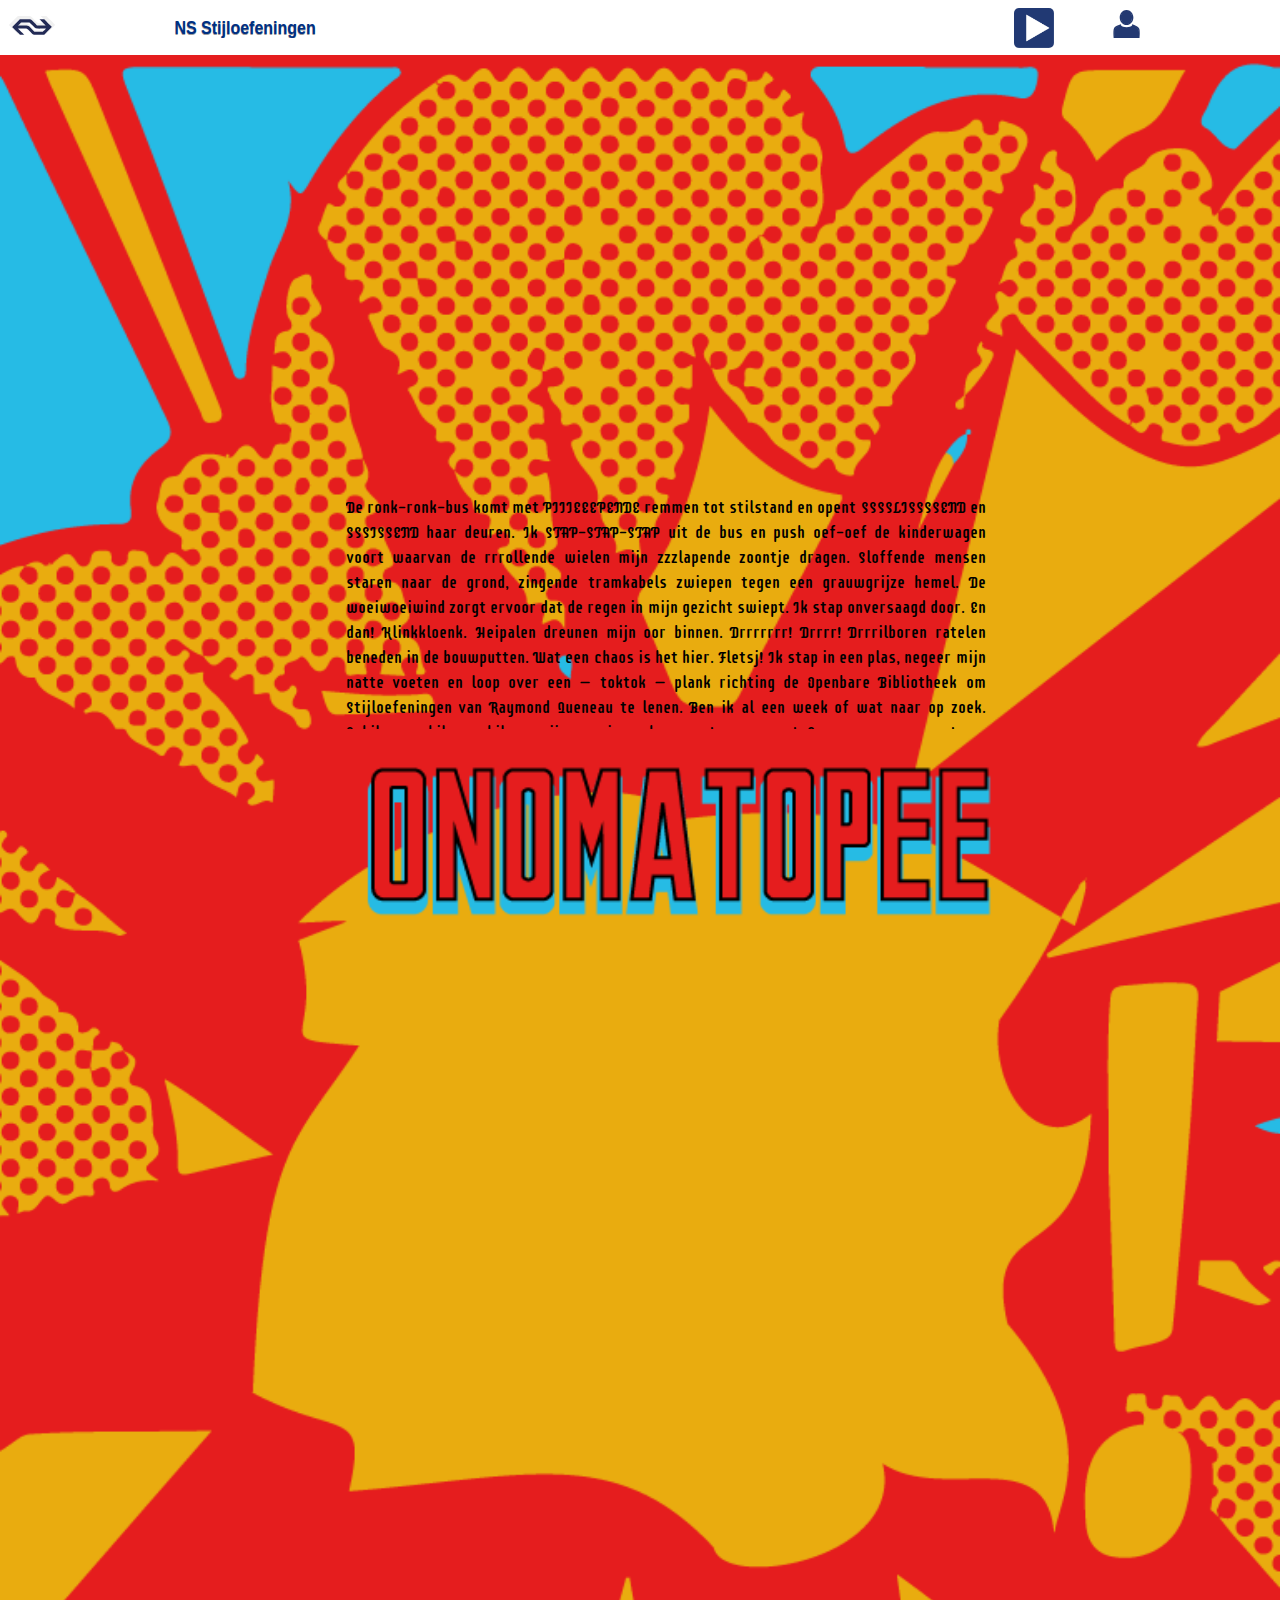
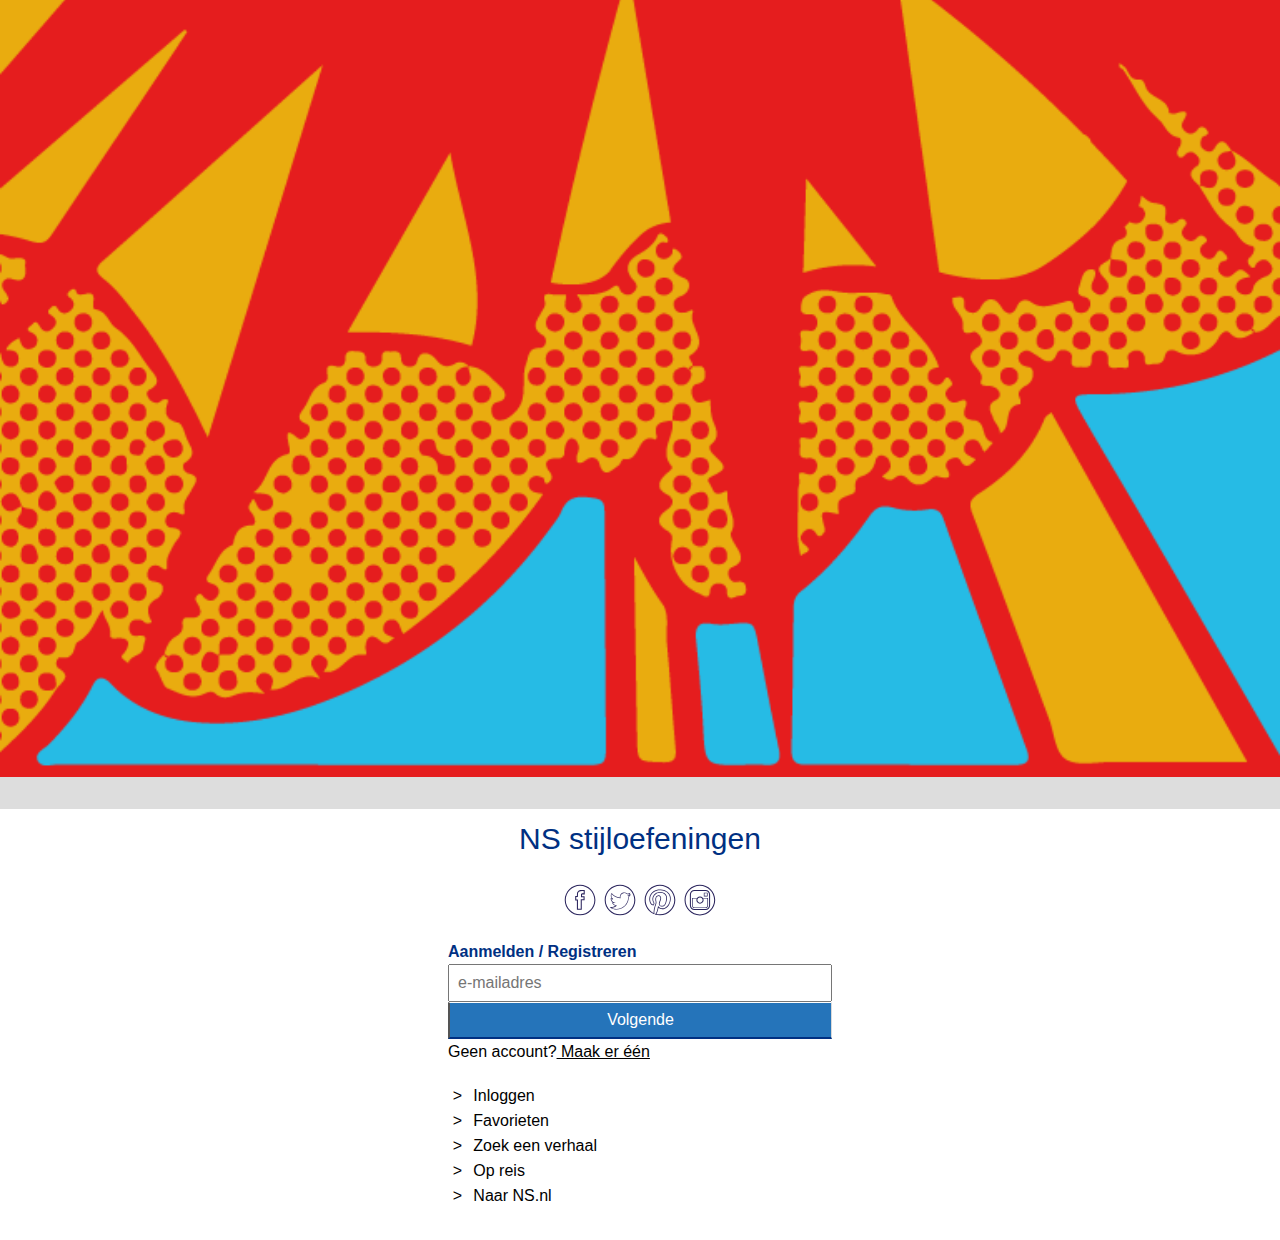
<file: verhaaldrie.html>
<!DOCTYPE html>
<html lang="en">

<head>
    <meta charset="UTF-8">
    <title>NS Stories</title>
    <link rel="stylesheet" href="style/stylesheet.css">
    <link rel="stylesheet" href="https://cdnjs.cloudflare.com/ajax/libs/font-awesome/4.7.0/css/font-awesome.min.css">
    <link href="https://fonts.googleapis.com/css?family=Supermercado+One" rel="stylesheet">
    <meta name="viewport" content="width=device-width, initial-scale=1.0">

</head>

<body>

    <header>
        <section class="topBar">
            <a href="index.html">
            <img src="images/Logo_NS.svg" alt="Logo NS en Home button">
            </a>
            <h1>NS Stijloefeningen</h1>
            <a href="#">
                <img src="images/leeslijsten.png" alt="link naar leeslijsten">
            </a>
            <a href="inlog.html"><img src="images/loggedin.svg" alt="inloggen"></a>
        </section>
    </header>


    <main id="verhaaldrie">
        <section>
            <p>De ronk-ronk-bus komt met PIIIEEEPENDE remmen tot stilstand en opent SSSSLISSSSEND en SSSISSEND haar deuren. Ik STAP-STAP-STAP uit de bus en push oef-oef de kinderwagen voort waarvan de rrrollende wielen mijn zzzlapende zoontje dragen. Sloffende mensen staren naar de grond, zingende tramkabels zwiepen tegen een grauwgrijze hemel. De woeiwoeiwind zorgt ervoor dat de regen in mijn gezicht swiept. Ik stap onversaagd door. En dan! Klinkkloenk. Heipalen dreunen mijn oor binnen. Drrrrrrr! Drrrr! Drrrilboren ratelen beneden in de bouwputten. Wat een chaos is het hier. Fletsj! Ik stap in een plas, negeer mijn natte voeten en loop over een – toktok – plank richting de Openbare Bibliotheek om Stijloefeningen van Raymond Queneau te lenen. Ben ik al een week of wat naar op zoek. Schjloep, schjlap, schjloep, mijn zompige schoenen stappen voort. Ergens ver weg roept een grutto een andere grutto. Voor de bieb. Pah-tssssj. Ik open een blikje Fanta Cassis. Allo allo. Een femme met krakra-rrravenzwart haar trekt me, snoksnok, aan de mouw. Ze spreekt Engels met een duidulèk oorbaar Frrrance akzante. Of dit het postkantoor is – is – is -is. Een echo uit een ver verleden weerklinkt in de immense lege zaal die mijn geheugen is. ‘Nee’, zeg ik en slurp-slurp wat cassis naar binnen. Ze haalt, knisperknisper, een papiertje uit haar binnenzak en laat het mij zien. Terwijl ik ‘Raadhuisstraat’ op het briefje lees en, flatsj!, wat overtollig snot uit mijn neus snuit, kijkt zij achterom waar een Renault 21, KWRRRIIEEK, verkeerd schakelt en vervolgens achteruit rijdend, met zo’n hoge, schelle zzzZZZZOOOENG, van ons wegrijd. BWURP! Een kleine oprrrisping dankzij de cassis. Ik excuseer me en wil vertellen dat de vrouw wellicht richting de Raadhuisstraat kan vroemvroemen, als ik zie hoe zij met ferme stap-stap-stappen jwegbeent richting de zzzoemende Renault. Vanaf het dak van de bibliotheek klinkt de roep van een oehoe. Binnen op de tweede verdieping, bij de Q van Queneau. Schjloep-schjlap-schjloep. Mijn schoenen zompen nog steeds. Het blikje heb ik, kloenkerdekloenk, in een vuilnisbak gegooid. Knisper-knisper, naast me zit iemand door een boek te bladeren. Ik zoek en ga doekdoekdoek met mijn vingers langs de ruggen van de boeken. Geen Stijloefeningen te vinden. Ik zoek, tiktaktok, op de computer en zzzoef, voor ik het weet – rrrrapapa – rrrollen de gegevens over mijn scherm en zie ik dat Stijloefeningen wel degelijk aanwezig moet zijn. Schjloep-schjlap-schjloep, ik zomp naar de eerste de beste medewerker die ik mijn probleem voorleg. K-k-k-queneau sssppuugt hij eruit, alvorens voor te gaan. Sqwiek-sqwiek-sqwiek, zijn spiksplinternieuwe gympen sqwieken een mooi duet met mijn zompige, zeiknatte schjloempschoenen. Maar ook de medewerker kan het boek niet vinden. ‘M-m-m-missssschien’, st-st-st-stottert hij, ‘h-h-h-heeft het mmmmmagazijn nog een èhèhèkkkk’semplaar.’ Ik stuur een -zzzoeefff- mailtje naar het magazijn en hoor vijftien traag weg tiktaktokkende minuten later de bevrijdende zzzworp ten teken dat ik een mailtje heb. En wat denkt u? Stijloefeningen ligt gewoon waar het hoort te liggen, op de tweede verdieping van de OBA, waar ik al een kleine drie kwartier aan het zoeken ben. Pwèèp-pwèèp-pwèèèèèp… Bij het verlaten van dit vervloekte pand krast een kraai een kras op mijn ziel. Op het Bos en Lommerplein, in een babywinkel, koop ik een paar trippel-trippel-babyschoentjes voor mijn zoon. Een tram jengelt. Een auto toetert. De snelweg suist. Als ik afreken hoor ik ver weg de roep van de tjiftjaf. </p>
        </section>
        <img src="images/Onomatopeeklein.png" alt="Onomatopee">
        <img src="images/onomatopeemid.png" alt="Onomatopee">
        <img src="images/verhaaldrie.png" alt="Onomatopee">
    </main>
    <footer>
        <h2>NS stijloefeningen</h2>
        <section class="socialMedia">
            <img src="images/facebookicon.svg" alt="Facebook">
            <img src="images/twittericon.svg" alt="Twitter">
            <img src="images/pinteresticon.svg" alt="Pinterest">
            <img src="images/instagramicon.svg" alt="Instagram">
        </section>
        <section>
            <form action="#">
                <fieldset>
                    <legend>Aanmelden / Registreren</legend>
                    <label for="mail"></label>
                    <input type="email" id="mail" placeholder="e-mailadres">
                </fieldset>
            </form>
            <button class="volgende">Volgende</button>
            <a href="inlog.html">Geen account?<span> Maak er één</span></a>
        </section>
        <section class="links">
            <a href="#"><span>></span>Inloggen</a>
            <a href="#"><span>></span>Favorieten</a>
            <a href="#"><span>></span>Zoek een verhaal</a>
            <a href="#"><span>></span>Op reis</a>
            <a href="http://www.ns.nl"><span>></span>Naar NS.nl</a>
        </section>
    </footer>
<script src="scripts/scriptverhaal.js"></script>
</body>

</html>
</file>
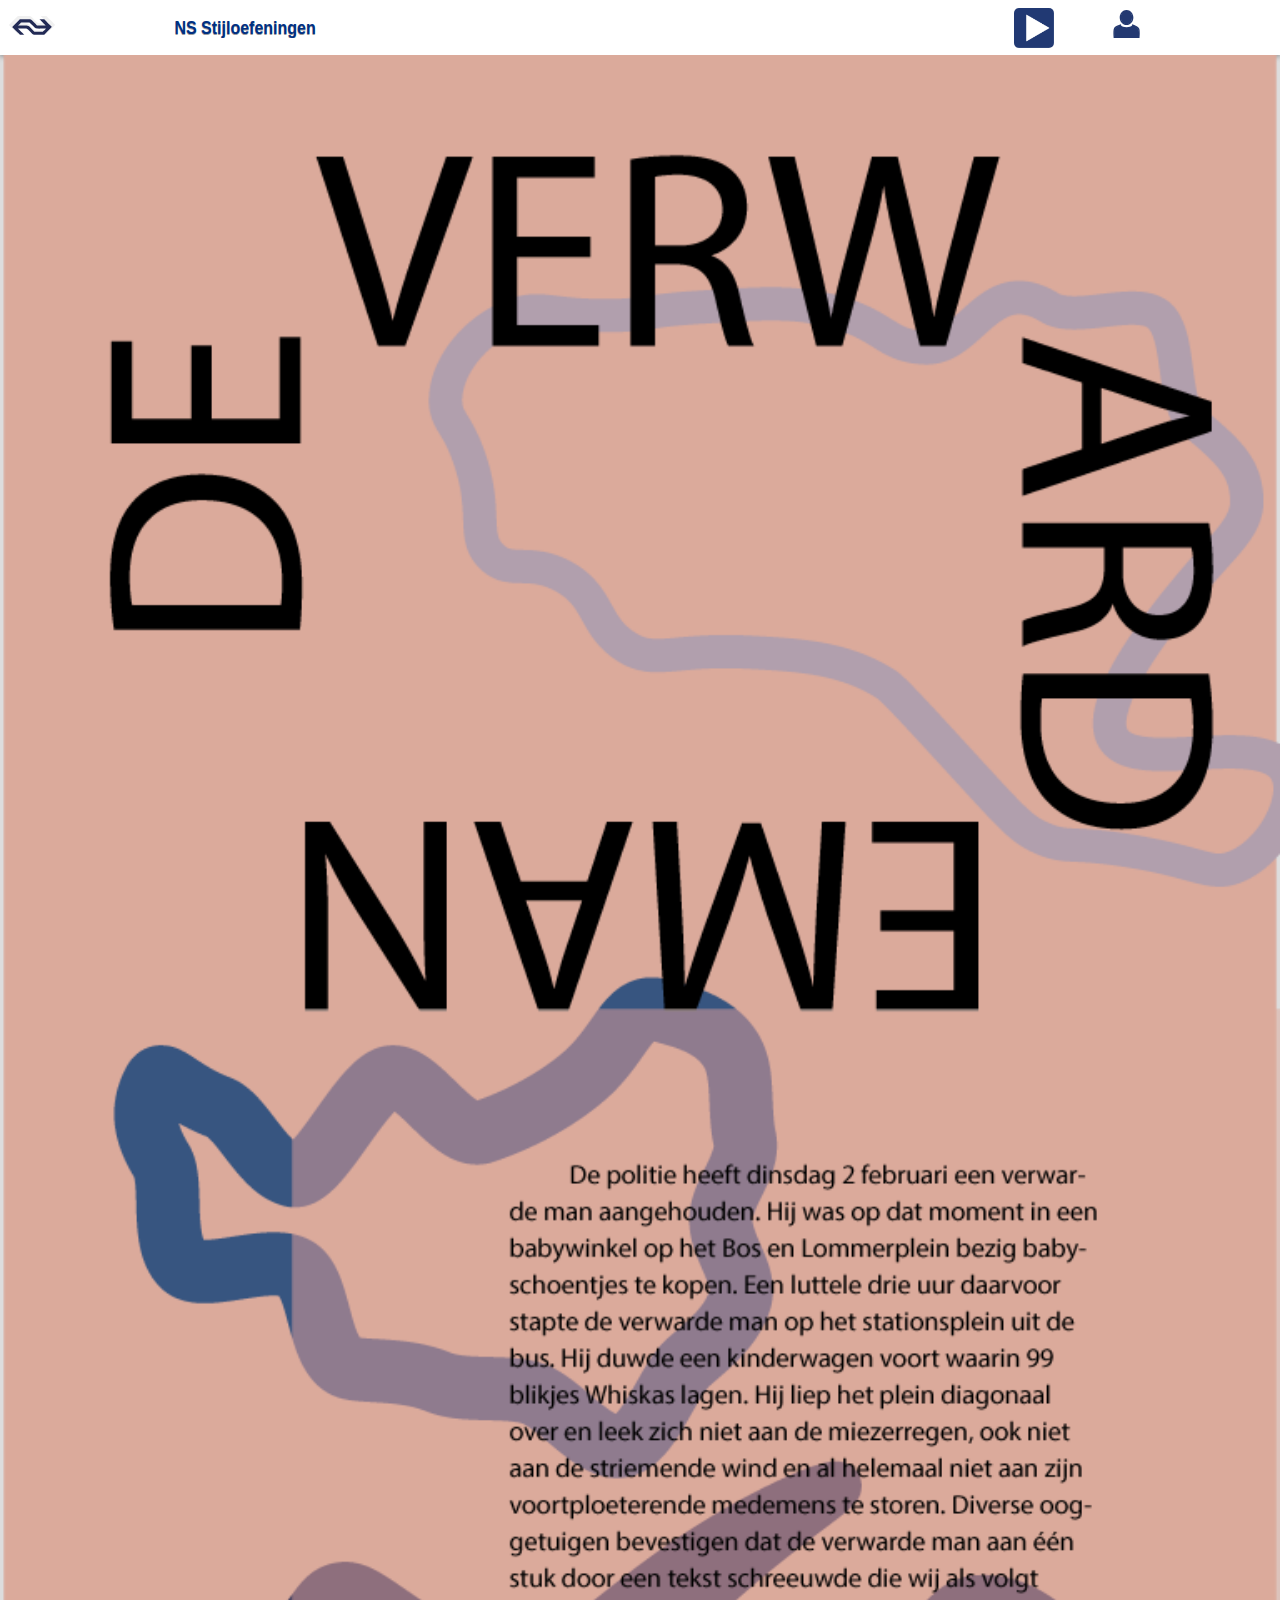
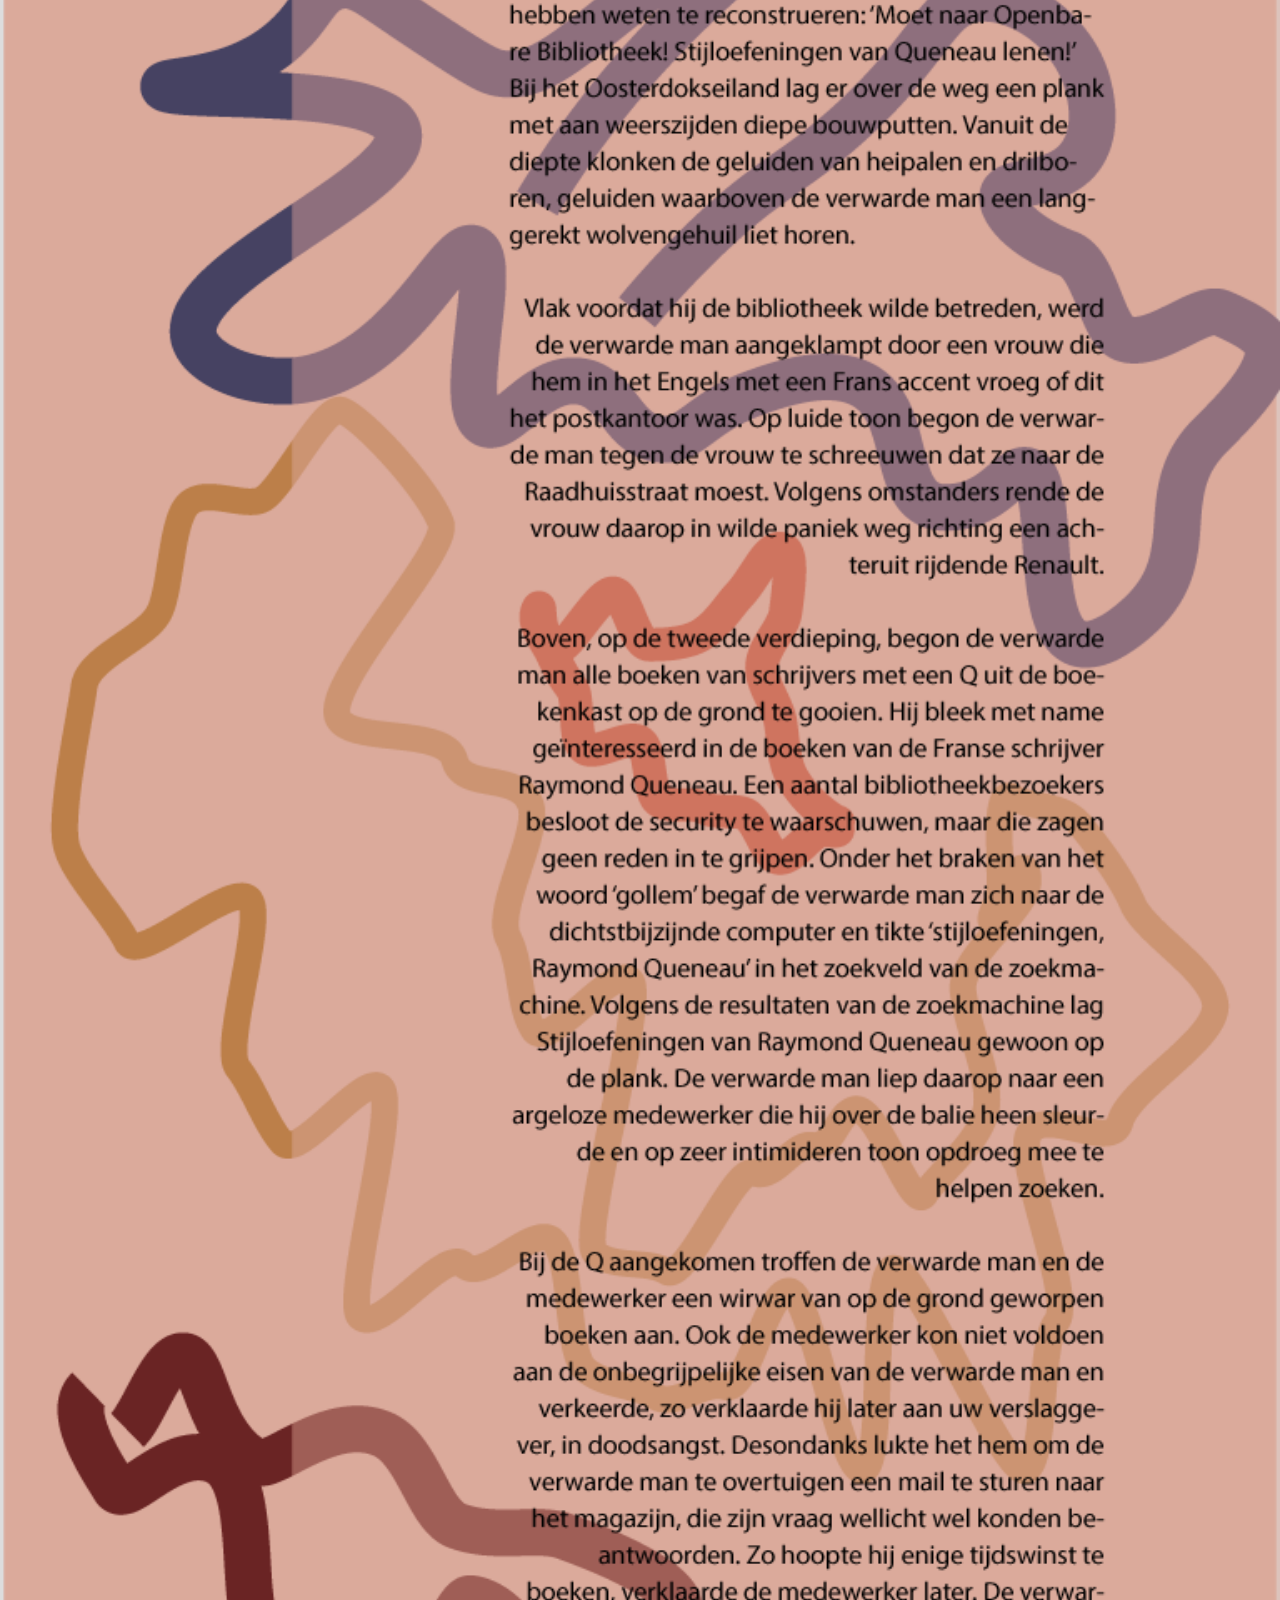
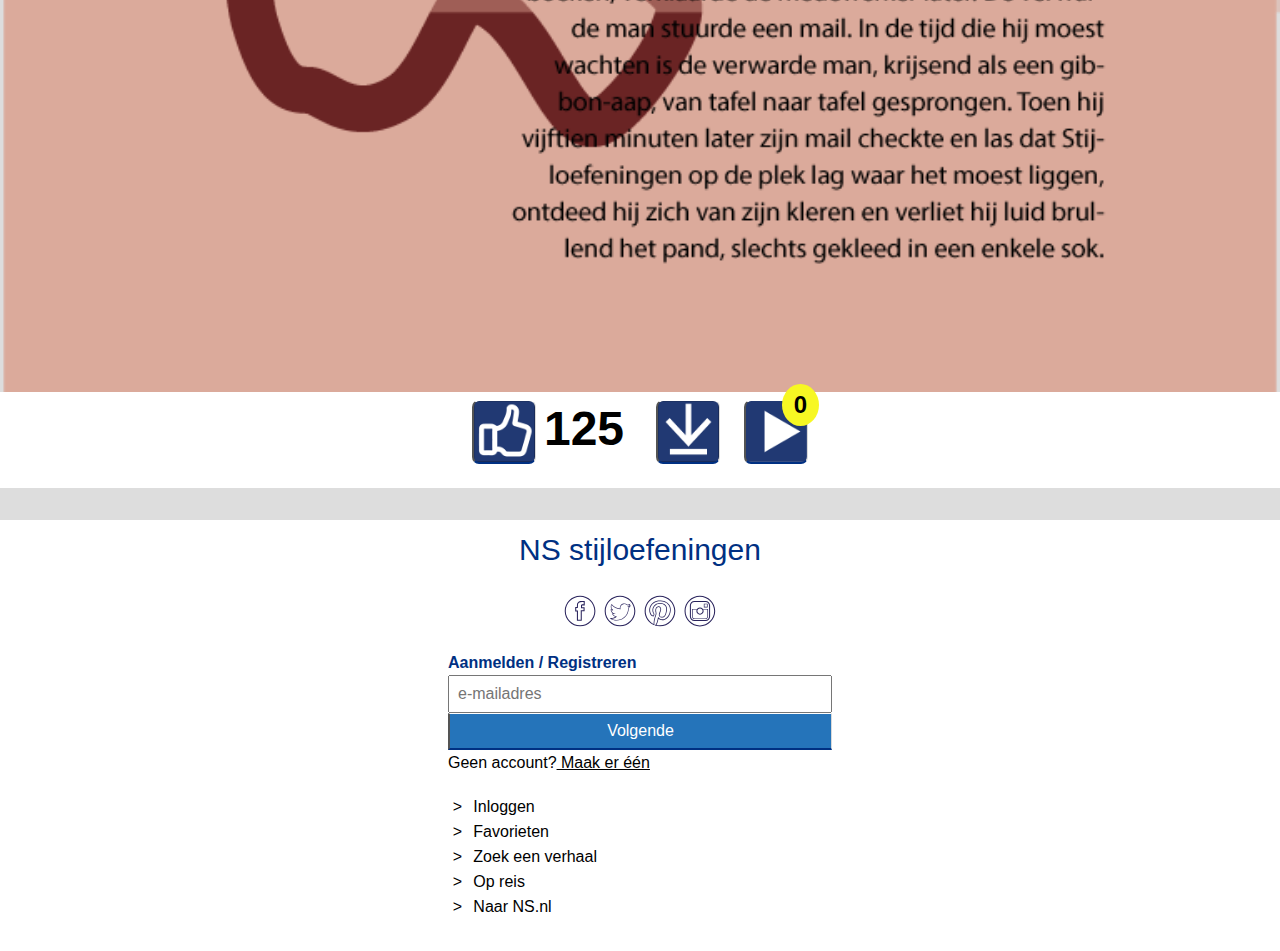
<file: verhaaltwee.html>
<!DOCTYPE html>
<html lang="en">

<head>
    <meta charset="UTF-8">
    <title>NS Stories</title>
    <link rel="stylesheet" href="style/stylesheet.css">
    <link rel="stylesheet" href="https://cdnjs.cloudflare.com/ajax/libs/font-awesome/4.7.0/css/font-awesome.min.css">
    <meta name="viewport" content="width=device-width, initial-scale=1.0">

</head>

<body>

    <header>
        <section class="topBar">
            <a href="index.html">
            <img src="images/Logo_NS.svg" alt="Logo NS en Home button">
            </a>
            <h1>NS Stijloefeningen</h1>
            <a href="#">
                <img src="images/leeslijsten.png" alt="link naar leeslijsten">
            </a>
            <a href="inlog.html"><img src="images/loggedin.svg" alt="inloggen"></a>
        </section>
    </header>
    <main id="verhaaltwee">
        <img src="images/verhaaltwee.png" alt="Verwarde man">
        <img src="images/verwardipad.png" alt="Verwarde man">
        <img src="images/verwardklein.png" alt="Verwarde man">
        <section class="afterstory">
            <button id="count"></button>
            <p id="likes"> 125</p>
            <button id="gedownload"></button>
            <button id="favorieten"><p id="aantalfavs">0</p></button>
        </section>
    </main>
    <footer>
        <h2>NS stijloefeningen</h2>
        <section class="socialMedia">
            <img src="images/facebookicon.svg" alt="Facebook">
            <img src="images/twittericon.svg" alt="Twitter">
            <img src="images/pinteresticon.svg" alt="Pinterest">
            <img src="images/instagramicon.svg" alt="Instagram">
        </section>
        <section>
            <form action="#">
                <fieldset>
                    <legend>Aanmelden / Registreren</legend>
                    <label for="mail"></label>
                    <input type="email" id="mail" placeholder="e-mailadres">
                </fieldset>
            </form>
            <button class="volgende">Volgende</button>
            <a href="inlog.html">Geen account?<span> Maak er één</span></a>
        </section>
        <section class="links">
            <a href="#"><span>></span>Inloggen</a>
            <a href="#"><span>></span>Favorieten</a>
            <a href="#"><span>></span>Zoek een verhaal</a>
            <a href="#"><span>></span>Op reis</a>
            <a href="http://www.ns.nl"><span>></span>Naar NS.nl</a>
        </section>
    </footer>
    <script src="scripts/scriptverhaal.js"></script>
</body>

</html>
</file>
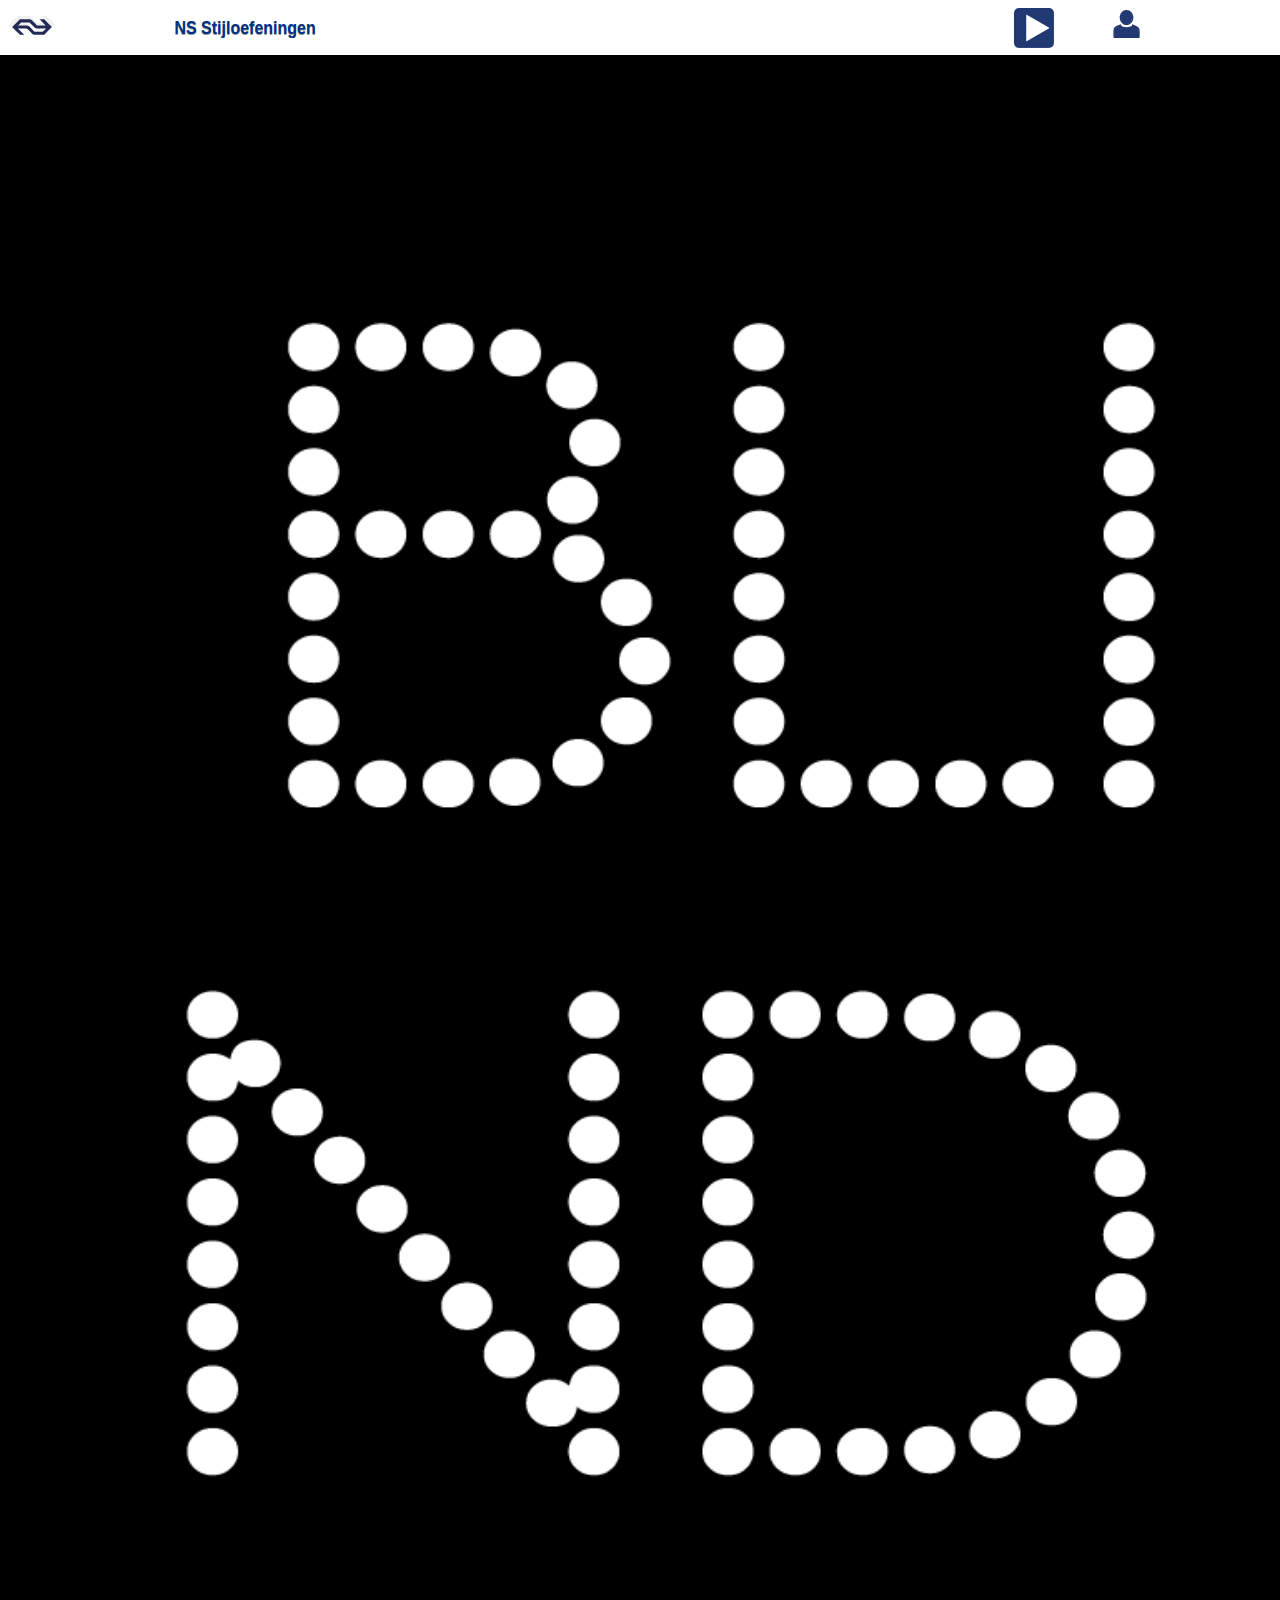
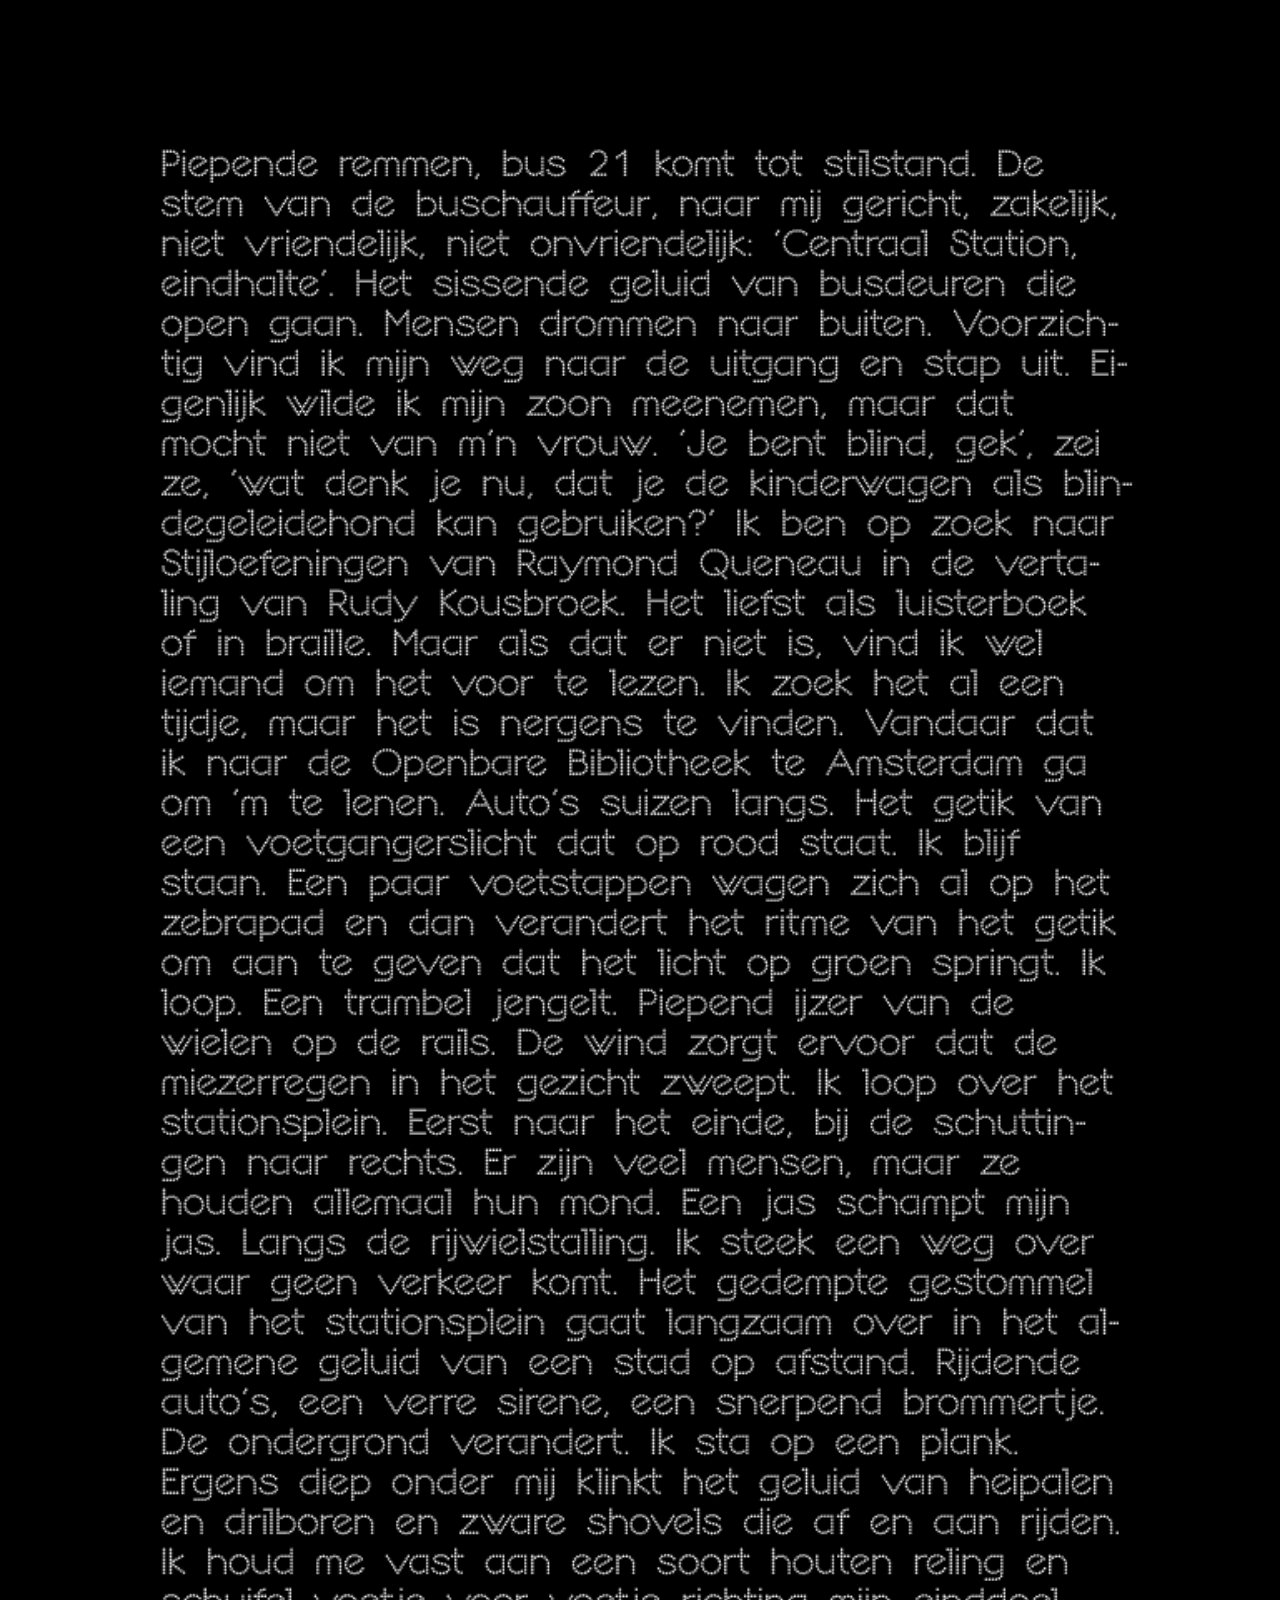
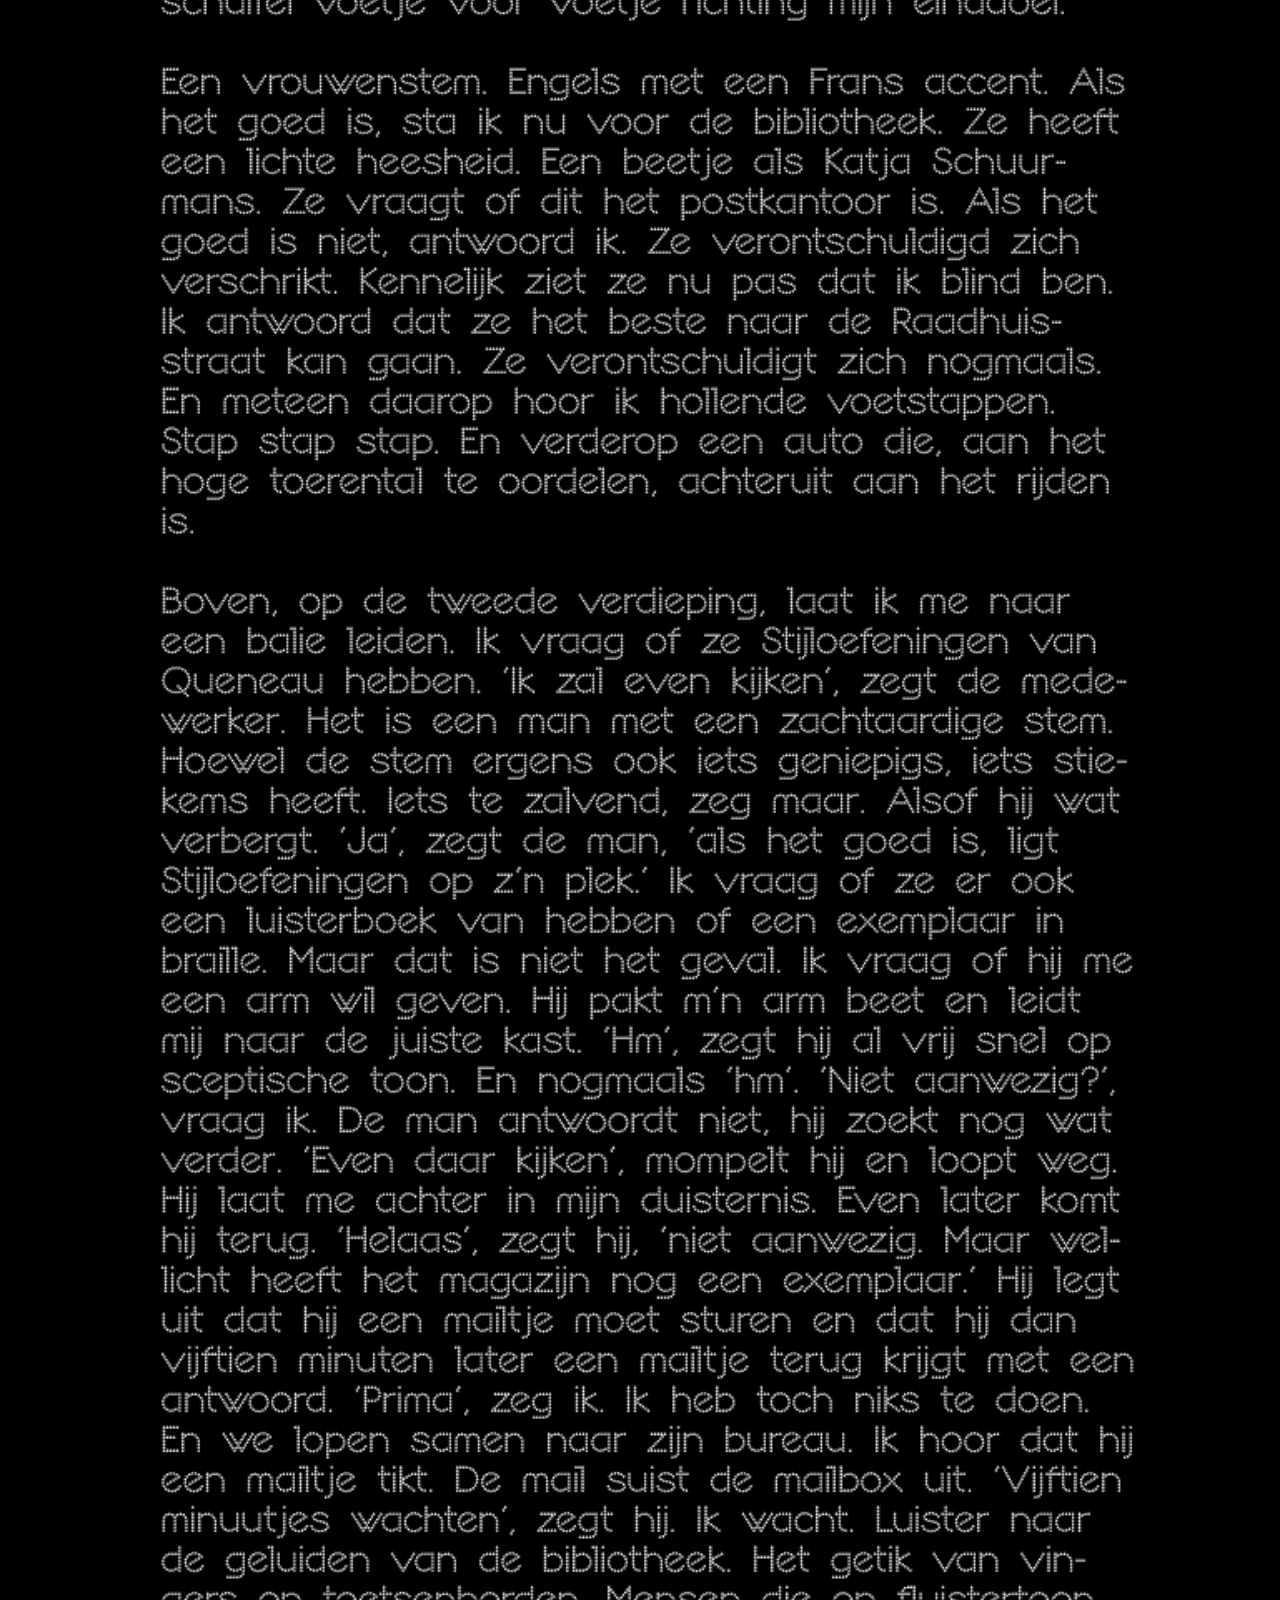
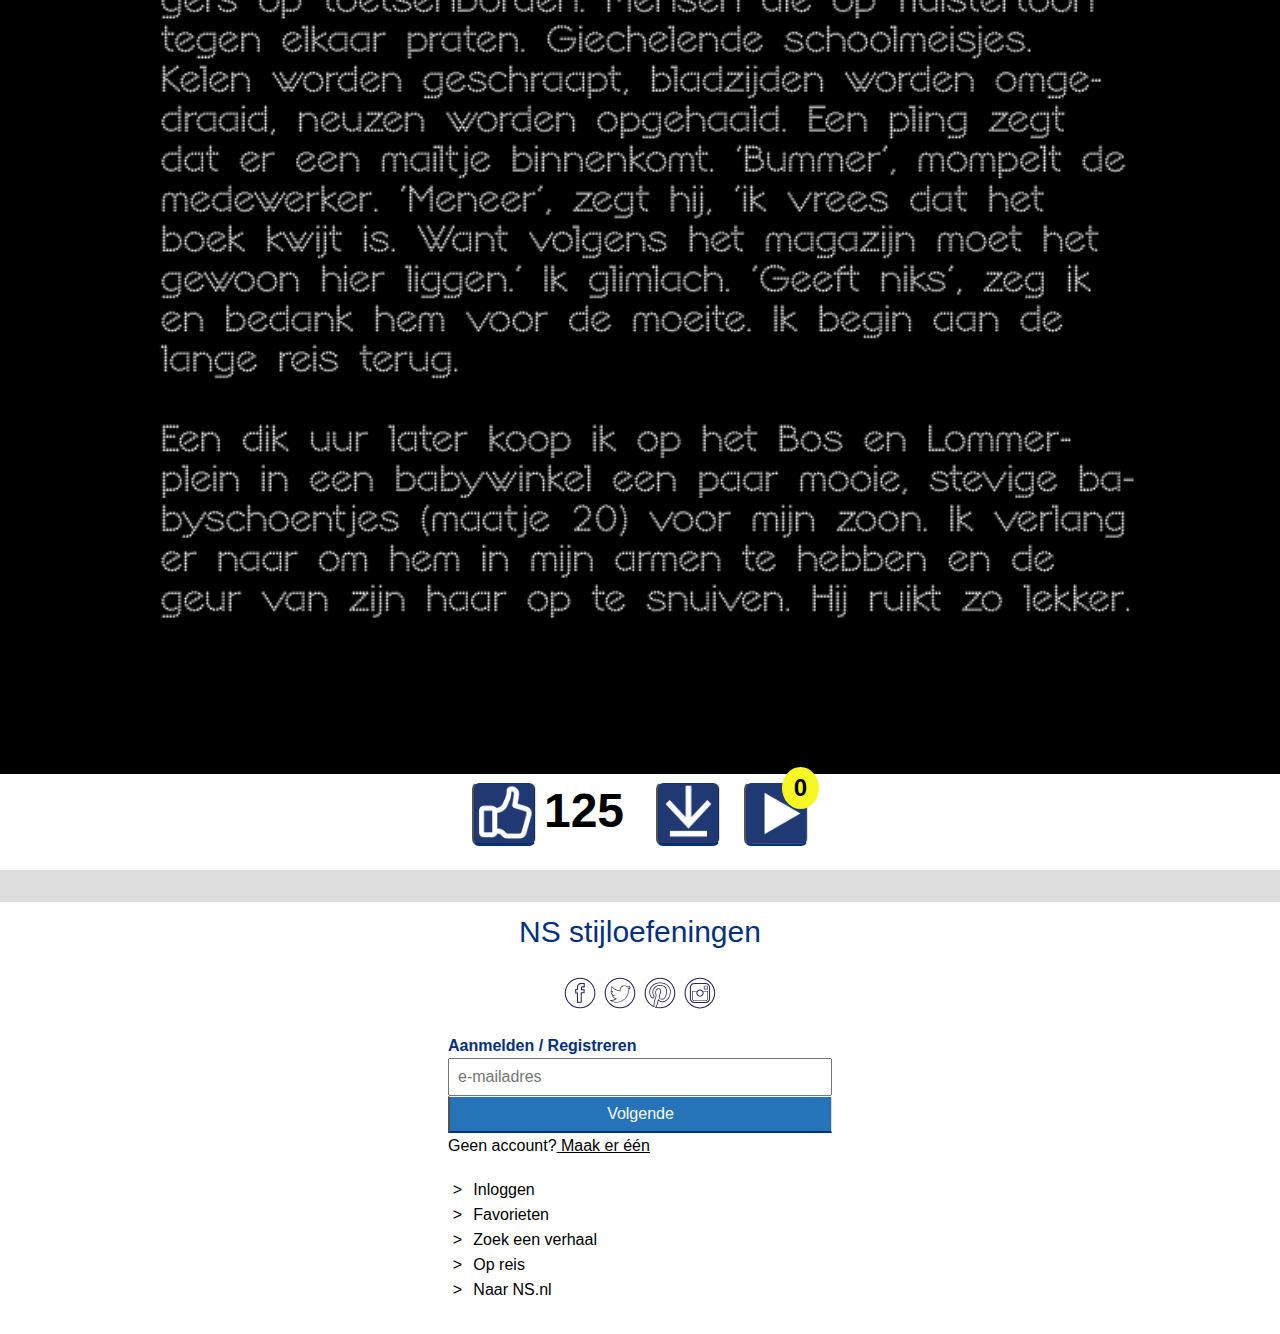
<file: verhaaléén.html>
<!DOCTYPE html>
<html lang="en">

<head>
    <meta charset="UTF-8">
    <title>NS Stories</title>
    <link rel="stylesheet" href="style/stylesheet.css">
    <link rel="stylesheet" href="https://cdnjs.cloudflare.com/ajax/libs/font-awesome/4.7.0/css/font-awesome.min.css">
    <meta name="viewport" content="width=device-width, initial-scale=1.0">

</head>

<body>

    <header>
        <section class="topBar">
            <a href="index.html">
            <img src="images/Logo_NS.svg" alt="Logo NS en Home button">
            </a>
            <h1>NS Stijloefeningen</h1>
            <a href="#">
                <img src="images/leeslijsten.png" alt="link naar leeslijsten">
            </a>
            <a href="inlog.html"><img src="images/loggedin.svg" alt="inloggen"></a>
        </section>
    </header>


    <main id="verhaaleen">
        <img src="images/blindkleinact.png" alt="Verhaal Blind donker">
        <img src="images/blindkleiniact.png" alt="Verhaal Blind donker">
        <img src="images/blindmidinact.png" alt="Verhaal Blind donker">
        <img src="images/blindmidact.png" alt="Verhaal Blind donker">
        <img src="images/blindnoactive.png" alt="Verhaal Blind donker">
        <img src="images/blindactive.png" alt="Verhaal Blind licht">
        <section class="afterstory">
            <button id="count"></button>
            <p id="likes"> 125</p>
            <button id="gedownload"></button>
            <button id="favorieten"><p id="aantalfavs">0</p></button>
        </section>
    </main>

    <footer>
        <h2>NS stijloefeningen</h2>
        <section class="socialMedia">
            <img src="images/facebookicon.svg" alt="Facebook">
            <img src="images/twittericon.svg" alt="Twitter">
            <img src="images/pinteresticon.svg" alt="Pinterest">
            <img src="images/instagramicon.svg" alt="Instagram">
        </section>
        <section>
            <form action="#">
                <fieldset>
                    <legend>Aanmelden / Registreren</legend>
                    <label for="mail"></label>
                    <input type="email" id="mail" placeholder="e-mailadres">
                </fieldset>
            </form>
            <button class="volgende">Volgende</button>
            <a href="inlog.html">Geen account?<span> Maak er één</span></a>
        </section>
        <section class="links">
            <a href="#"><span>></span>Inloggen</a>
            <a href="#"><span>></span>Favorieten</a>
            <a href="#"><span>></span>Zoek een verhaal</a>
            <a href="#"><span>></span>Op reis</a>
            <a href="http://www.ns.nl"><span>></span>Naar NS.nl</a>
        </section>
    </footer>
<script src="scripts/scriptverhaal.js"></script>
</body>

</html>
</file>
<file: style/stylesheet.css>
* {
    box-sizing: border-box;
    margin: 0;
    padding: 0;
    font-size: 16px;
    font-family: sans-serif;
    color: #000000;
}

body {
    font: 400 16px/25px "NS Sans", "Segoe UI", Myriad, Verdana, sans-serif;
    background-color: #dddddd;
    height: auto;
}


/* kleuren
    blauw = color: #003082;
    geel = color: #ffc917;
grijs = color:#9c9c9c;
*/

/*verschillende textdecs voor meervoudig gebruik in de website*/

h1,
h2,
h3,
h4,
h5,
h6,
form fieldset legend {
    color: #003082;
    font-weight: 600;
}

h1 {
    font-size: 2.375rem;
    line-height: 2.8125rem;
    font-weight: 400;
}

h2 {
    font-size: 1.875rem;
    line-height: 2.7375rem;
    font-weight: 400;
}

fieldset {
    border: none;
}

article .knop > p,
.knop,
button {
    background: #2574ba;
    color: #ffffff;
    border-top: #ffffff solid 1px;
    border-right: #d9d9d9 solid 1px;
    border-bottom: 2px solid #003082;
    text-transform: capitalize;
    transition: all .2s ease-out;
    text-decoration: none;
}

article .knop:hover > p,
.knop:hover,
button:hover {
    background: #0f50bf;
    cursor: pointer;
}

article .knop:active > p,
.knop:active,
button:active {
    background: #003082;
    border-right: none;
    border-top: #d9d9d9 solid 1px;
    border-left: #d9d9d9 solid 1px;
}


/** Header styling*/

header section.topBar {
    display: grid;
    grid-template-columns: 1fr 4fr 1fr 1fr 1fr;
    grid-gap: .5em;
    width:100vw;
    height: 7%;
    background: white;
    box-shadow: 0px 1px 5px 1px #9c9c9c;
    align-items: center;
    z-index: 50;
}

header section.topBar h1 {
    font-weight: 600;
    font-size: 1em;
    transform: scale(1, 1.1);
    text-shadow: 0px 1px #9c9c9c;

}

header section.topBar img {
    height: 2.5em;
    width: 2.5em;
}

header section.topBar a:nth-child(1) img {
    height: 3em;
    width: 3em;
    margin: 0 0 0 .5em;
}

header section.topBar a:nth-of-type(2) img {
    margin: .5em 0 0 0;
    border-radius: 5px
}

/*menu navigatie*/

.uitgelicht {
    position: relative;
    height: 20em;
    background: url("../images/verhaaltweezonder.png");
    background-position: center center;
    background-repeat: no-repeat;
    background-size: cover;
    z-index: 5;
}

.uitgelicht .info {
    position: absolute;
    top: .5em;
    background: #2574ba;
    width: 80%;
    padding: 1em;
    box-shadow: 0px 1px 5px 1px #9c9c9c;
}

.uitgelicht * {
    color: #ffffff;
    text-decoration: none;
}

.uitgelicht .info {
    max-width: 30em;
}

.uitgelicht .knop {
    position: absolute;
    bottom: 2em;
    padding: .7em;
    text-align: center;
}

.uitgelicht .knop span {
    font-weight: 600;
    transition: all .3s;
    margin: 0 10px 0 2px;
}

.uitgelicht .knop:hover span {
    margin: 0 2px 0 10px;
}


/* aside styling: het zoekformulier*/

aside {
    position: relative;
    background: #ffc917;
    height: 4em;
    z-index: 20;
    transition: all .3s ease-in;
    overflow: hidden;
    padding: 0 10%;
    ;
}

aside.active {
    height: 40em;
    margin-bottom: .5em;
}

aside * {
    transition: all .3s ease-in;
}

aside h2 {
    position: absolute;
    top: 0rem;
    left: 5rem;
    visibility: hidden;
    font-size: 10px;
    text-align: center;
}

aside h2.active {
    top: 1rem;
    left: 2rem;
    font-size: 2.375em;
    visibility: visible;
}

aside form fieldset:first-of-type {
    display: grid;
    grid-template-columns: 65% 15%;
    position: absolute;
    top: .55rem;
    width: 100%;
    z-index: 20;
}

aside form fieldset:first-of-type label {
    display: none;
}


aside form fieldset.active {
    top: 4rem;
}

aside form fieldset input[type=text] {
    padding: .7em;
    border-top-left-radius: 7px;
    border-bottom-left-radius: 7px;
    transition: all .3s ease-out;
}

aside.active form fieldset input[type=text] {
    box-shadow: 0px 1px 5px 1px #9c9c9c;
}

aside form fieldset:nth-child(2) legend {
    margin: 8em 0 0;
}

aside form fieldset:nth-child(2) select {
    padding: .5em;
    border-radius: 5px;
}



aside form fieldset input[type=submit] {
    border: none;
    border-top-right-radius: 7px;
    border-bottom-right-radius: 7px;
}


aside form button {
    text-transform: none;
    width: 100%;
    background: #ffc917;
    color: #003082;
    border: none;
    margin-top: 1.5rem;
}

aside form button:hover {
    background: #e6b71c
}

aside form button:active {
    background: #cea622;
}

/*main styling*/

/* de sorteerbalk*/

main {
    display: flex;
    flex-direction: column;
    justify-content: flex-start;
    margin: auto;
    z-index: 20;
}

main .sorteren {
    display: flex;
    flex-direction: row;
    justify-content: space-around;
    background: #003082;
    padding: .3em;
}

main .sorteren p {
    color: #ffffff;
    margin: 1em 1.2em 0 0;
}

main form fieldset.sorteren legend,
main form fieldset.sorteren label {
    display: none;
}

main form fieldset select {
    width: 10em;
    margin: 0 .8em 0 0;
    padding: .5em;
    border-radius: 5px;
}


/* De artikelen*/

main article {
    display: flex;
    flex-direction: column;
    justify-content: space-between;
    margin: .6rem auto;
    box-shadow: 0px 1px 5px 1px #9c9c9c;
    max-width: 32em;
    ;
    background: #ffffff;
}

main article * {
    text-decoration: none;
}

main article header img {
    width: 100%;
    height: 11em;
    overflow: hidden;
    object-fit: cover;
    opacity: 0.9;
}

main article header h2 {
    margin: .4em 0 .4em;
    text-align: center;
}

main article header > p.datum {
    text-align: center;
    font-weight: 600;
}

main article header > p.datum span {
    letter-spacing: 1px;
}

main article > p {
    padding: 0 1.5em;
}

main article footer {
    display: flex;
    justify-content: space-between;
    margin: 1.5em 0 1em;
    padding: 0 1.5em;
}


main article footer img {
    height: 2.8em;
    border-radius: 5px;
}

main article footer a.lezen p {
    padding: .7em;
    text-align: center;
}

main article footer a.lezen p span {
    color: #ffffff;
    font-weight: 600;
    transition: all .3s;
    margin: 0 10px 0 2px;
}

main article footer a.lezen:hover p span {
    margin: 0 2px 0 10px;
}

main article footer section {
    position: relative;
}

/*footer*/

body > footer {
    display: flex;
    flex-direction: column;
    justify-content: space-between;
    align-items: center;
    margin: 2em 0 0;
    padding: .5em 0 2em;
    background: #ffffff;
}

body > footer * {
    transition: all .3s ease-in-out;
}

body > footer section {
    margin: 1.2em 0 0;
}


body > footer > section:nth-of-type(2),
body > footer > section:nth-of-type(3) {
    display: flex;
    flex-direction: column;
    justify-content: center;
    width: 60%;
}

body > footer > section:nth-of-type(1) {
    display: flex;
    flex-direction: row;
    justify-content: center;
}

body > footer img {
    height: 2.5em;
}

body > footer img:hover {
    transform: rotate(45deg);
}

body > footer img:first-of-type:hover {
    background: url("../images/facebookiconhover.svg");
}

body > footer img:nth-of-type(2):hover {
    background: url("../images/twittericonhover.svg");
}

body > footer img:nth-of-type(3):hover {
    background: url("../images/pinteresticonhover.svg");
}

body > footer img:last-of-type:hover {
    background: url("../images/instagramiconhover.svg");
}

/*footer inlog*/

body > footer form fieldset input,
body > footer button {
    padding: .5em;
    width: 100%;
}

body footer input:focus {
    transform: scale(1.05, 1);
}

body > footer form,
footer button {
    width: 100%;
}

body > footer a {
    text-decoration: none;
}

body > footer a span {
    text-decoration: underline;
}

body > footer > section.links a span {
    margin: 0 .7em 0 .3em;
    text-decoration: none;
}

body > footer > section.links a:hover span {
    margin: 0 .3em 0 .7em;
}

/* verhaal like en download sectie*/

.afterstory {
    background: #ffffff;
    width: 100vw;
    height: 6em;
    display: flex;
    justify-content: center;
    
}


.afterstory * {
    margin: .5em;
}

.afterstory button {
    width: 4em;
    height: 4em;
    border-radius: 7px;
    transition: all .3s ;
}

#count {
    background: url(../images/thumbup.png);
    background-size: cover;
}

#count:focus {
    transform: rotate(-45deg);
}

#favorieten {
    background: url(../images/leeslijsten.png);
    background-size: cover;
    margin-left: 1em;
}

#gedownload{
    transition: all 2s ease-in;
    background: url(../images/download.png);
    background-size: cover;
}

#gedownload.active{
    transform:  scale(1.5, .75);
    background: #0fa80f;
     background: url(../images/gedownload.png);
     background-size: cover;
    background-repeat: no-repeat;
}

.afterstory button:active {
    transform: scale(.75, .75);
}

.afterstory p {
    margin-left: 0;
    font-size: 3em;
    font-weight: 800;
}

#favorieten {
    position: relative;
}

#favorieten p {
    position: absolute;
    top: -1.2em;
    right: -1em;
    font-size: 1.5em;
    font-weight: 800;
    background: #f7f723;
    padding: .3em .5em;
    border-radius: 100%;
}

/*
Verhaal één: BLIND style
*/

#verhaaleen {
    cursor: pointer;
    position: relative;
    overflow: hidden;
}

#verhaaleen img:nth-child(1),
#verhaaleen img:nth-child(3),
#verhaaleen img:nth-child(4),
#verhaaleen img:nth-child(5),
#verhaaleen img:nth-child(6) {
    display: none;
}

#verhaaleen:active img:nth-child(1) {
    display: block;
}

#verhaaleen:active img:nth-child(2) {
    display: none;
}

/*Verhaal twee: De verwarde man style*/

#verhaaltwee img:nth-of-type(1),
#verhaaltwee img:nth-of-type(2) {
    display: none;
}

/* verhaal drie: onomatopee style*/

#verhaaldrie section {
    display: none;
}


#verhaaldrie img:nth-of-type(2),
#verhaaldrie img:nth-of-type(3) {
    display: none;
}

/* Over naar medium groot scherm met minimale breedt van 48em*/

@media (min-width: 48em) {


    header section.topBar {
        grid-template-columns: 1fr 5fr .5fr .5fr .5fr;
    }

    main form fieldset.sorteren label {
        display: inherit;
        color: #ffffff;
        margin: .7em 1.2em 0 0;
    }


    main .articles {
        display: grid;
        grid-template-columns: 1fr 1fr;
        grid-template-rows: unset;
        grid-gap: 2em;
        margin: 0 auto;
    }


    body > footer * {
        max-width: 24em;
    }
    /* hide de verhalen om responsiveness te maken*/
    #verhaaleen img:nth-child(3) {
        display: inherit;
    }

    #verhaaleen img:nth-child(1),
    #verhaaleen img:nth-child(2),
    #verhaaleen img:nth-child(4),
    #verhaaleen img:nth-child(5),
    #verhaaleen img:nth-child(6) {
        display: none;
    }

    #verhaaleen:active img:nth-child(4) {
        display: block;
    }

    #verhaaleen:active img:nth-child(3),
    #verhaaleen:active img:nth-child(1) {
        display: none;
    }

    #verhaaltwee img:nth-of-type(1),
    #verhaaltwee img:nth-of-type(3) {
        display: none;
    }

    #verhaaltwee img:nth-of-type(2) {
        display: inherit;
    }

    #verhaaldrie section {
        overflow: hidden;
        position: absolute;
        left: 27vw;
        top: 55vh;
        width: 50vw;
        height: 26vh;
    }

    #verhaaldrie section p {
        font-family: 'Supermercado One', cursive;
        overflow-y: scroll;
        text-align: justify;
        width: 100%;
        height: 100%;
    }


    #verhaaldrie section {
        display: inherit;
    }

    #verhaaldrie img:nth-of-type(1),
    #verhaaldrie img:nth-of-type(3) {
        display: none;
    }

    #verhaaldrie img:nth-of-type(2) {
        display: inherit;
    }
}

/* Over naar widescreen vanaf 89em*/

@media (min-width: 89em) {

    .uitgelicht {
        padding: 10%;
    }

    main .articles {
        display: grid;
        grid-template-columns: repeat(3, 1fr);
        grid-template-rows: unset;
    }

    body > footer {
        display: grid;
        grid-template-columns: 13em repeat(3, 1fr) 7em;
        grid-template-rows: 4em 7em;
    }


    body > footer h2 {
        grid-column: 3 / 4;
        grid-row: 1 / 2;
    }

    body > footer section:first-of-type {
        grid-column: 2 / 3;
        grid-row: 2 / 3;
    }

    body > footer section:nth-of-type(2) {
        grid-column: 3/4;
        grid-row: 2/3;
    }

    body > footer section.links {
        grid-column: 4 / 5;
        grid-row: 2 / 3;
    }


    #verhaaleen img:nth-child(5) {
        display: inherit;
    }

    #verhaaleen img:nth-child(1),
    #verhaaleen img:nth-child(2),
    #verhaaleen img:nth-child(3),
    #verhaaleen img:nth-child(4),
    #verhaaleen img:nth-child(6) {
        display: none;
    }

    #verhaaleen:active img:nth-child(6) {
        display: block;
    }

    #verhaaleen:active img:nth-child(5),
    #verhaaleen:active img:nth-child(4),
    #verhaaleen:active img:nth-child(1) {
        display: none;
    }

    #verhaaltwee img:nth-of-type(2),
    #verhaaltwee img:nth-of-type(3) {
        display: none;
    }

    #verhaaltwee img:nth-of-type(1) {
        display: inherit;
    }

    #verhaaldrie section {
        display: inherit;
        left: 35vw;
        top: 37vh;
        width: 28vw;
        height: 45vh;
    }

    #verhaaldrie img:nth-of-type(1),
    #verhaaldrie img:nth-of-type(2) {
        display: none;
    }

    #verhaaldrie img:nth-of-type(3) {
        display: inherit;
    }

}
</file>
